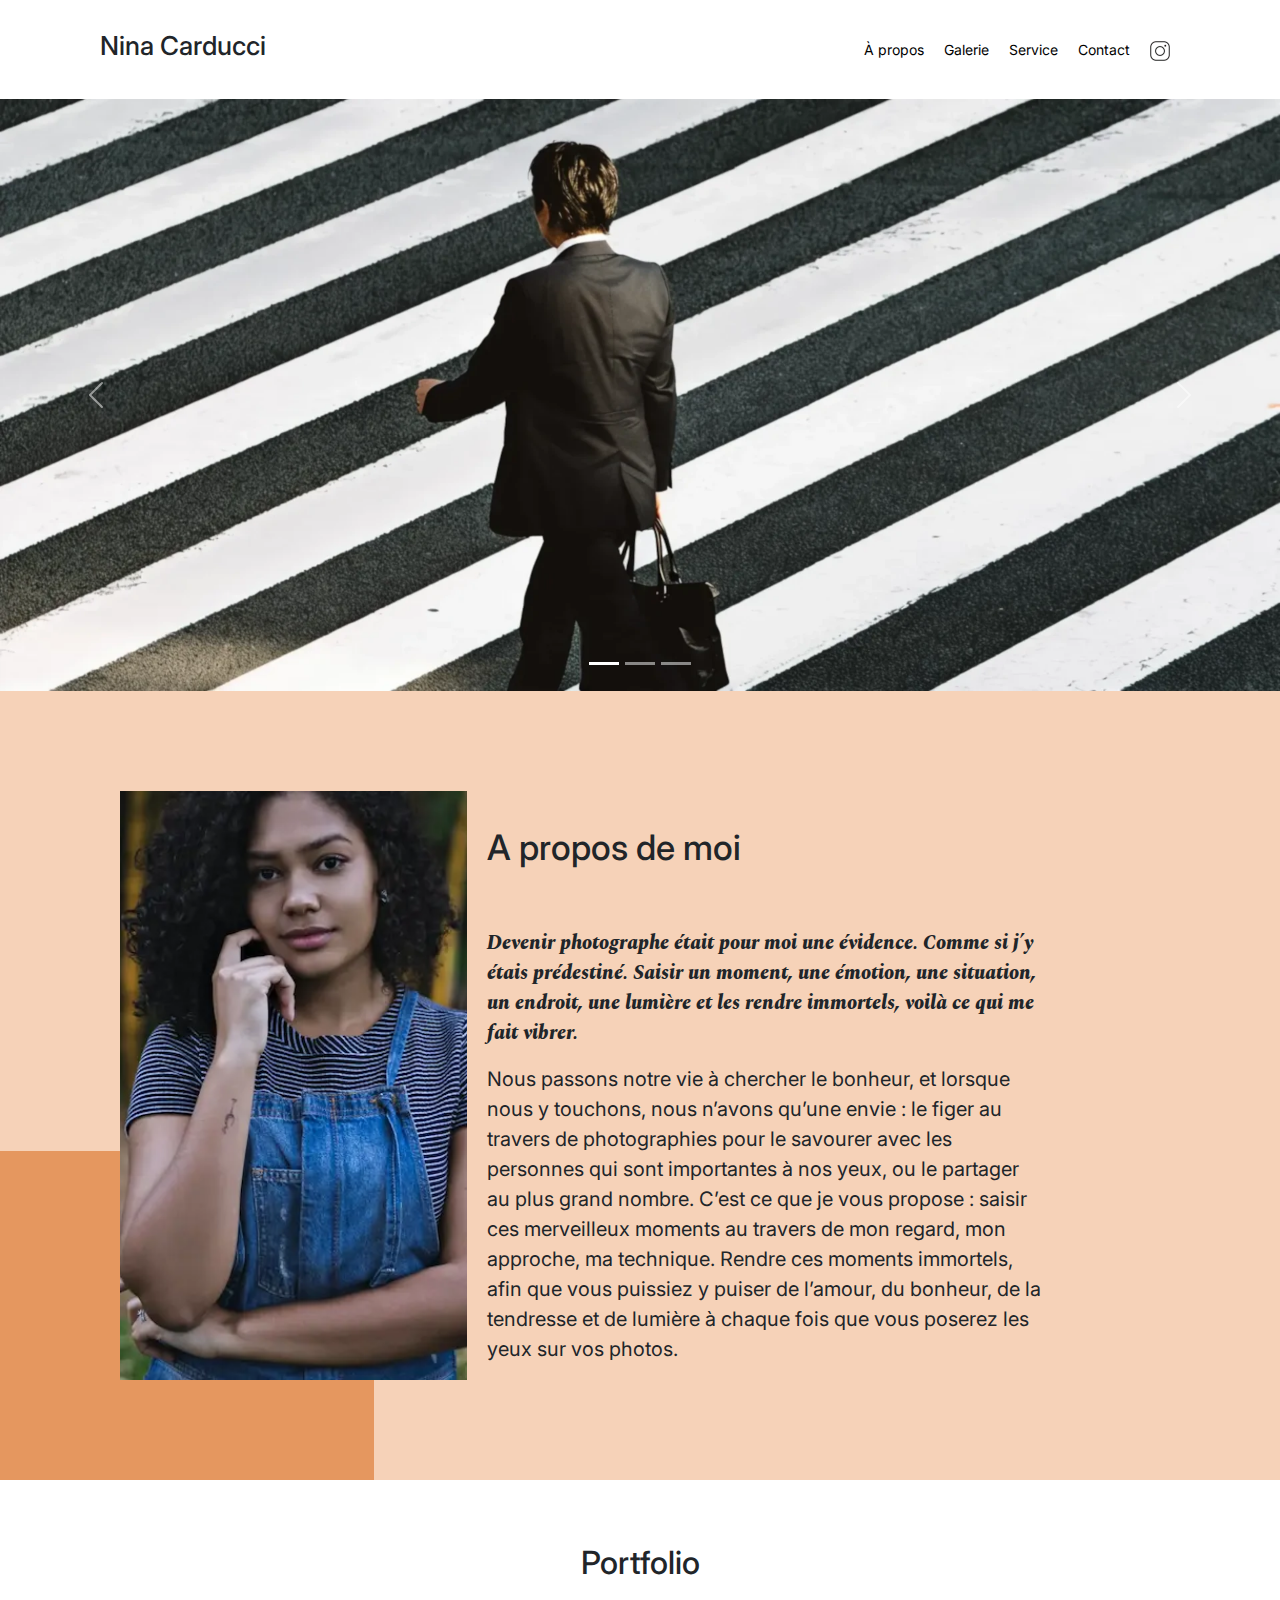
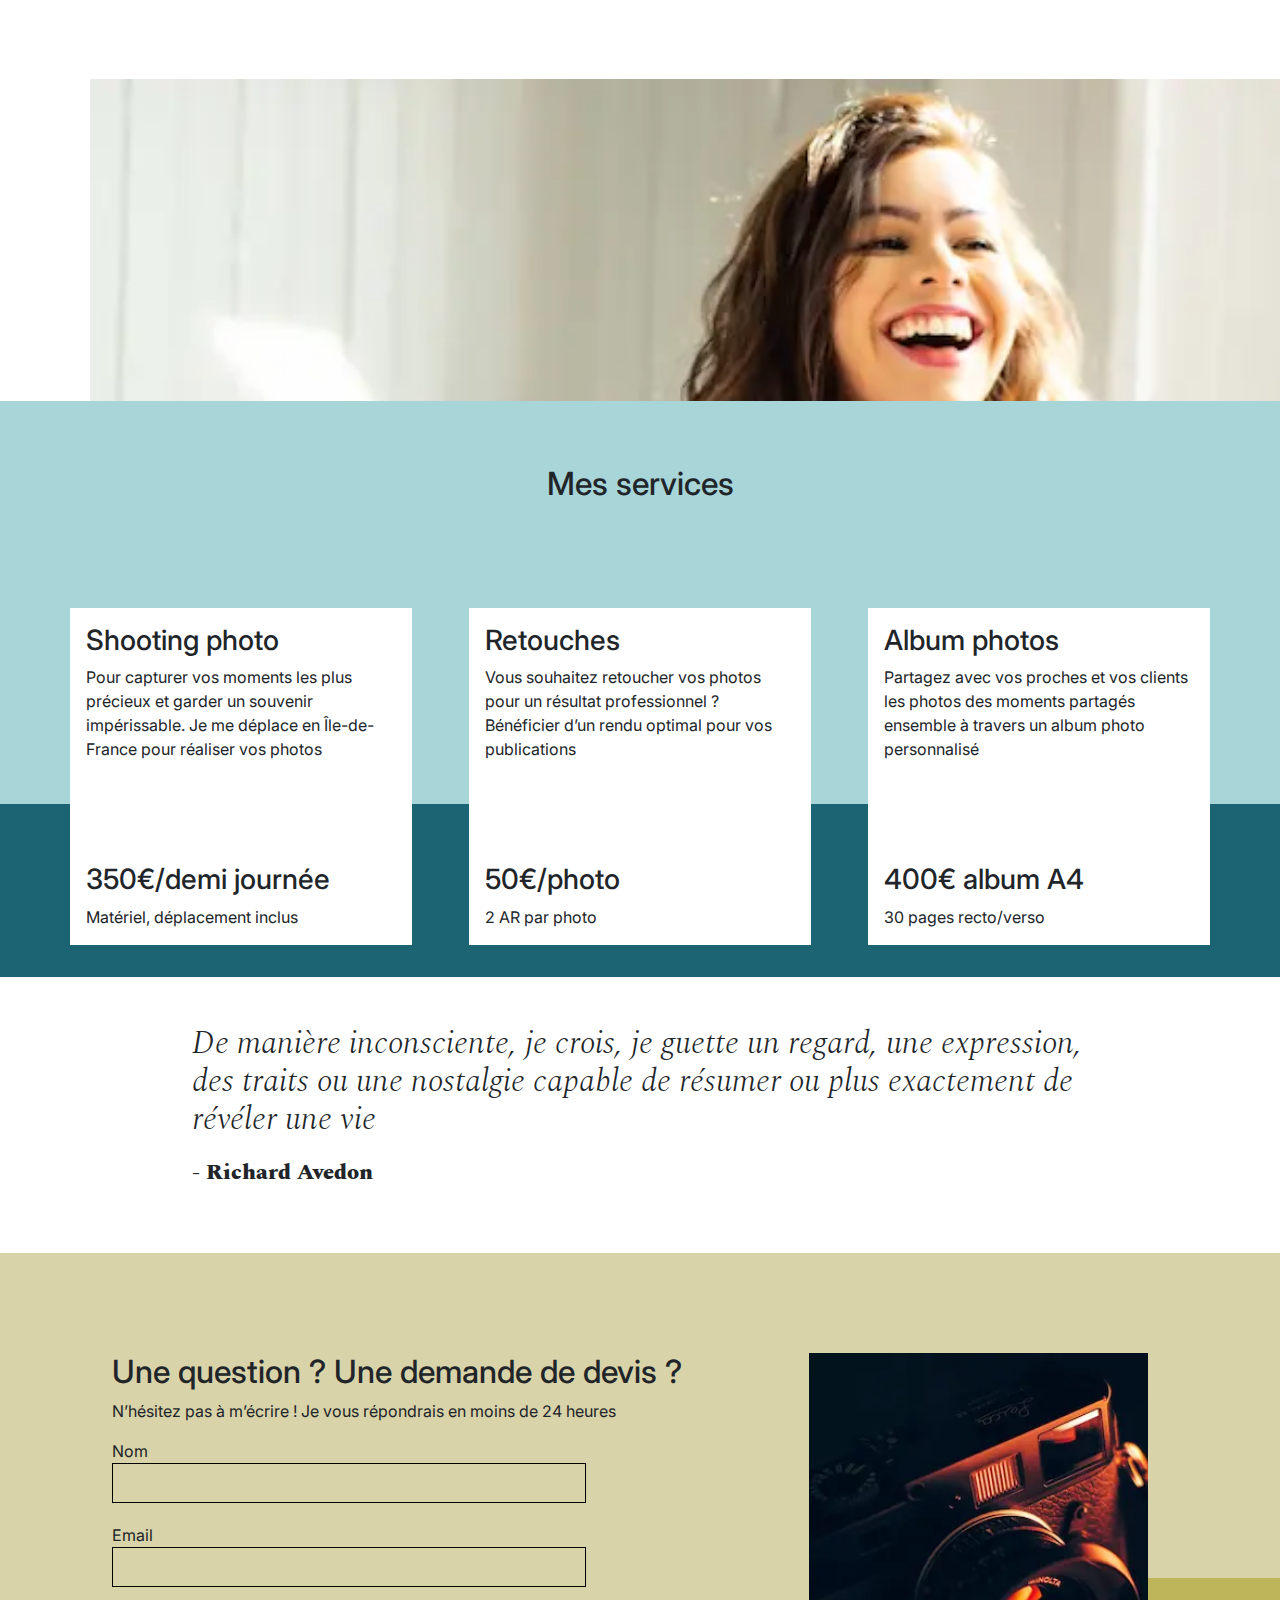
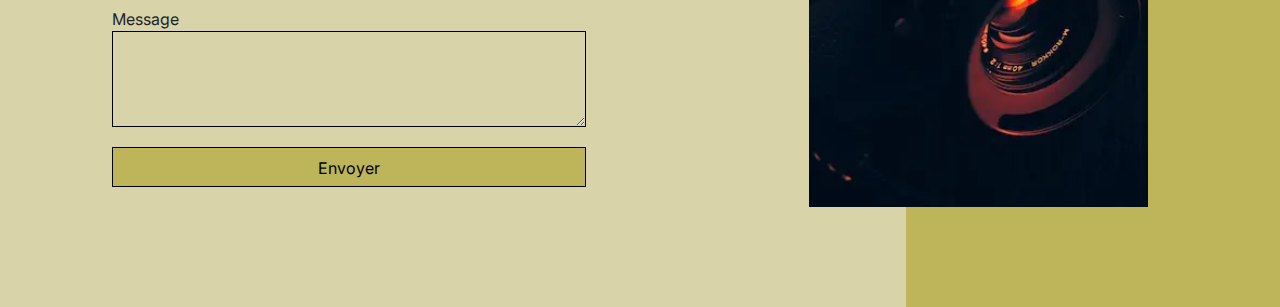
<file: p8-NinaCarducci/index.html>
<!DOCTYPE html>
<html lang="fr">
<html>
<head>
	<meta name="viewport" content="width=device-width, initial-scale=1.0">
	<meta name="description" content="Nina Carducci, photographe à votre service sur Bordeaux : shooting photo, retouches, albums.">

	<link rel="stylesheet" href="./assets/bootstrap/bootstrap.css">
	<link rel="stylesheet" href="./assets/style.css">
	<link rel="preconnect" href="https://fonts.googleapis.com">
	<link rel="preconnect" href="https://fonts.gstatic.com" crossorigin>
	<link href="https://fonts.googleapis.com/css2?family=Inter&family=Spectral:ital,wght@0,400;1,300;1,400;1,800&display=swap" rel="stylesheet">
	<meta charset="UTF-8">
	<title>Site professionnel de Nina Carducci</title>
	<!-- Twitter Card -->
<meta name="twitter:card" content="summary_large_image" />
<meta name="twitter:title" content="Nina Carducci Compte Twitter" />
<meta name="twitter:description" content="Description de la page." />
<meta name="twitter:image" content="https://github.com/nicolasbdev/P8-Nina-Carducci.git/assets/nina.webp" />
<meta name="twitter:site" content="@TonCompteTwitter" />
<!--Facebook meta ci-dessous-->
<meta property="og:title" content="Nina Carducci Compte Facebook" />
<meta property="og:description" content="Description de la page." />
<meta property="og:image" content="https://github.com/nicolasbdev/P8-Nina-Carducci.git/assets/nina.webp" />
<meta property="og:url" content="https://example.com" />
<meta property="og:type" content="Local Business" />
<meta property="og:site_name" content="Nom du site" />
<script type="application/ld+json">
		{
		  "@context": "https://schema.org",
		  "@type": "LocalBusiness",
		  "name": "Nina Carducci",
		  "url": "https://ninacarducci.github.io/",
		  "image": [
          "./assets/images/nina.webp"
        ],
		  "telephone": "05 56 67 78 89",
		  "priceRange":"50€ - 400€",
		  "address": {
			"@type": "PostalAddress",
			"streetAddress": "68 avenue Alsace-Lorraine",
			"addressLocality": "Bordeaux",
			"postalCode": "33200",
			"addressCountry": "FR"
		  },
		  "geo": {
			"@type": "GeoCoordinates",
			"latitude": "44.846673",
			"longitude": "-0.60658"
		  },
		  "openingHoursSpecification": [
			{
			  "@type": "OpeningHoursSpecification",
			  "dayOfWeek": [
				"Monday",
				"Tuesday",
				"Wednesday",
				"Thursday",
				"Friday"
			  ],
			  "opens": "10:00",
			  "closes": "19:00"
			}
		  ],
		  "sameAs": [
			"https://instagram.com/ninacarducci.photo/",
			"https://ninacarducci.github.io/"
		  ]
		}
	</script>
</head>
<body>
<header class="top-header">
	<h1 class="name">Nina Carducci</h1>
	<nav class="nav">   
		<ul>
			<li><a href="#about">À propos</a></li>
			<li><a href="#gallery">Galerie</a></li>
			<li><a href="#services">Service</a></li>
			<li><a href="#contact">Contact</a></li>
			<li><a class="social-link" href="https://www.instagram.com/ninacarducci.photo/?hl=fr" target="_blank"><img src="assets/images/instagram.webp" alt="Logo Instagram"></a></li>
		</ul>
	</nav>
</header>
<main>
<div id="header">

	<div id="carouselExampleIndicators" class="carousel slide" data-bs-ride="carousel">
		<div class="carousel-indicators">
			<button type="button" data-bs-target="#carouselExampleIndicators" data-bs-slide-to="0" class="active" aria-current="true" aria-label="Slide 1"></button>
			<button type="button" data-bs-target="#carouselExampleIndicators" data-bs-slide-to="1" aria-label="Slide 2"></button>
			<button type="button" data-bs-target="#carouselExampleIndicators" data-bs-slide-to="2" aria-label="Slide 3"></button>
		</div>
		<div class="carousel-inner">
			<div class="carousel-item active">
				<img src="./assets/images/slider/ryoji-iwata.webp" class="d-block w-100" alt="Homme en costume sur passage piéton">
			</div>
			<div class="carousel-item">
				<img src="./assets/images/slider/nicholas-green.webp" class="d-block w-100" alt="Public concert de musique">
			</div>
			<div class="carousel-item">
				<img src="./assets/images/slider/edward-cisneros.webp" class="d-block w-100" alt="Baiser couple mariage">
			</div>
		</div>
		<button class="carousel-control-prev" type="button" data-bs-target="#carouselExampleIndicators" data-bs-slide="prev">
			<span class="carousel-control-prev-icon" aria-hidden="true"></span>
			<span class="visually-hidden">Previous</span>
		</button>
		<button class="carousel-control-next" type="button" data-bs-target="#carouselExampleIndicators" data-bs-slide="next">
			<span class="carousel-control-next-icon" aria-hidden="true"></span>
			<span class="visually-hidden">Next</span>
		</button>
	</div>
</div>
<div id="about">
	<div class="picture left">
		<img src="./assets/images/nina.webp" alt="Portrait Nina Carducci">
	</div>
	<div id="about-me">
		<h2 class="about-me__title">A propos de moi</h2>
		<p class="about-me__introduction">Devenir photographe était pour moi une évidence. Comme si j’y étais prédestiné. Saisir un moment, une émotion, une situation, un endroit, une lumière et les rendre immortels, voilà ce qui me fait vibrer.</p>
		<p>Nous passons notre vie à chercher le bonheur, et lorsque nous y touchons, nous n’avons qu’une envie : le figer au travers de photographies pour le savourer avec les personnes qui sont importantes à nos yeux, ou le partager au plus grand nombre.
			C’est ce que je vous propose : saisir ces merveilleux moments au travers de mon regard, mon approche, ma technique. Rendre ces moments immortels, afin que vous puissiez y puiser de l’amour, du bonheur, de la tendresse et de lumière à chaque fois que vous poserez les yeux sur vos photos.</p>
	</div>
</div>
<div id="gallery">
	<h2 class="title">Portfolio</h2>
	<div class="container py-3">
		<div class="gallery">
			<img data-gallery-tag="Concert" class="gallery-item" src="./assets/images/gallery/concerts/aaron-paul.webp" alt="¨Public concert de musique"/>
			<img data-gallery-tag="Entreprises" class="gallery-item" src="./assets/images/gallery/entreprise/ali-morshedlou.webp" alt="Homme en costume"/>
			<img data-gallery-tag="Entreprises" class="gallery-item" src="./assets/images/gallery/entreprise/jason-goodman.webp" alt="Femme en entreprise"/>
			<img data-gallery-tag="Mariages" class="gallery-item" src="./assets/images/gallery/mariage/hannah-busing.webp" alt="Mains se rejoignant"/>
			<img data-gallery-tag="Portrait" class="gallery-item" src="./assets/images/gallery/portraits/ade-tunji.webp" alt="Portrait d'un homme les yeux fermés"/>
			<img data-gallery-tag="Mariages" class="gallery-item" src="./assets/images/gallery/mariage/jakob-owens.webp" alt="Couple de jeunes mariés main dans la main et rigolant"/>
			<img data-gallery-tag="Portrait" class="gallery-item" src="./assets/images/gallery/portraits/nino-van.webp" alt="Portrait femme avec des lunettes"/>
			<img data-gallery-tag="Concert" class="gallery-item" src="./assets/images/gallery/concerts/austin-neill.webp" alt="Chanteur concert"/>
			<img data-gallery-tag="Entreprises" class="gallery-item" src="./assets/images/gallery/entreprise/mateus-campos-felipe.webp" alt="Femme en entreprise et rigolant"/>
		</div>
	</div>
	<div class="quote">
		<figure>
			<blockquote>
				<h2 class="quote__text">Un portrait n’est pas une ressemblance. Dès lors qu’une émotion ou qu’un fait est traduit en photo, il cesse d’être un fait pour devenir une opinion. L’inexactitude n’existe pas en photographie. Toutes les photos sont exactes. Aucune d’elles n’est la vérité.</h3>
			</blockquote>
			<figcaption class="quote__author">- Richard Avedon</figcaption>
		</figure>
	</div>
</div>
<div id="services">
	<h2 class="title">Mes services</h2>
	<div class="container">
		<div class="service">
			<div class="service__description">
				<h3>Shooting photo</h3>
				<p>Pour capturer vos moments les plus précieux et garder un souvenir impérissable. Je me déplace en Île-de-France pour réaliser vos photos</p>
			</div>
			<div class="service__price">
				<h3>350€/demi journée</h3>
				<span>Matériel, déplacement inclus</span>
			</div>

		</div>
		<div class="service">
			<div class="service__description">
				<h3>Retouches</h3>
				<p>Vous souhaitez retoucher vos photos pour un résultat professionnel ? Bénéficier d’un rendu optimal pour vos publications</p>
			</div>
			<div class="service__price">
				<h3>50€/photo</h3>
				<span>2 AR par photo</span>
			</div>
		</div>
		<div class="service">
			<div class="service__description">
				<h3>Album photos</h3>
				<p>Partagez avec vos proches et vos clients les photos des moments partagés ensemble à travers un album photo personnalisé</p>
			</div>
			<div class="service__price">
				<h3>400€ album A4</h3>
				<span>30 pages recto/verso</span>
			</div>
		</div>
	</div>
</div>
<div class="quote">
	<figure>
		<blockquote>
			<h2 class="quote__text">De manière inconsciente, je crois, je guette un regard, une expression, des traits ou une nostalgie capable de résumer ou plus exactement de révéler une vie</h2>
		</blockquote>
		<figcaption class="quote__author">- Richard Avedon</figcaption>
	</figure>
</div>
</main>
<footer>
<div id="contact">
	<div class="container">
		<div class="form-container">
			<h2>Une question ? Une demande de devis ?</h2>
			<p> N’hésitez pas à m’écrire ! Je vous répondrais en moins de 24 heures</p>
			<form action="#" method="post">
				<label for="name">Nom</label>
				<input type="text" id="name" name="name">
				<label for="email">Email</label>
				<input type="email" id="email" name="email">
				<label for="message">Message</label>
				<textarea id="message" name="message" cols="30" rows="10"></textarea>
				<input type="submit" value="Envoyer"/>
				<!--manque des labels et des inputs, labels pas bien structurés-->
			</form>
		</div>
		<div class="picture right">
			<img src="./assets/images/camera.webp" alt="Image d'un appareil photo">
		</div>
	</div>
</div>
</footer>
<!-- <script src="./assets/bootstrap/bootstrap.bundle.min.js"defer></script> -->
<script src="https://cdn.jsdelivr.net/npm/bootstrap@5.3.2/dist/js/bootstrap.bundle.min.js" integrity="sha384-C6RzsynM9kWDrMNeT87bh95OGNyZPhcTNXj1NW7RuBCsyN/o0jlpcV8Qyq46cDfL" crossorigin="anonymous"></script>
<script src="https://code.jquery.com/jquery-3.4.1.min.js" integrity="sha256-CSXorXvZcTkaix6Yvo6HppcZGetbYMGWSFlBw8HfCJo=" crossorigin="anonymous"></script>
<script src="./assets/maugallery.min.js" defer></script>
<script src="./assets/scripts.min.js" defer></script>
</body>
</html>
</file>
<file: p8-NinaCarducci/assets/style.css>
body {
	max-width: 1920px;
	margin: auto;
}
* {
	font-family: 'Inter';
	font-style: normal;
}
/* Ajout d'une hauteur et largeur pour les images  */
img {
	width: 100%;
	height: 100%;
}
.top-header {
	background-color: white;
	position: sticky;
	top:0;
	z-index: 1000;
	display: flex;
	justify-content: space-between;
	padding-inline: 100px;
	padding-block: 30px;
	align-items: center;
}

.top-header .name {
	font-size: 26px;
}

.nav ul {
	display: flex;
	list-style-type: none;
	font-size: 14px;
	margin-bottom: 0;
}

.nav li {
	padding-inline: 10px;
}

.nav a {
	text-decoration: none;
	color: #000
}

.social-link img {
	width: 20px;
	height: 20px;
}

#about {
	display: flex;
	background-color: #F6D2B8;
	padding-inline: 100px;
	padding-block: 100px;
	position: relative;
}

.picture.left::before {
	content: ' ';
	background-color: #E5975F;
	width: 374px;
	height: 329px;
	position: absolute;
	bottom: 0;
	left: 0;
	z-index: -1;
}

.picture {
	flex: 1;
	margin: 0 20px;
	z-index: 0;
}
/* Ajout d'un cursor pointer */
.picture img {
	width: 100%;
	object-fit: cover;
	height: 100%;
	cursor: pointer;
}
#about-me {
	flex: 2;
	width: 100%;
}
.about-me__title {
	margin-top: 1em;
	margin-bottom: 60px;
	font-size: 35px;
}
.about-me__introduction {
	font-family: 'Spectral';
	font-weight: 800;
	font-style: italic;
	width: 60%;
	font-size: 25px;
}
#about-me p {
	width: 80%;
	font-size: 20px;
}

.title{
	text-align: center;
	padding-block: 2em;
}
.gallery .nav {
	justify-content: center;
}
/* Changement du background-color */
.nav-pills .nav-link.active, .nav-pills .show > .nav-link {
	color: #fff;
	background-color: #5F5A25;
	border-radius:0 ;
}
.nav-pills .nav-link {
	color: #000;
	cursor: pointer;
}
.item-column {
	position: relative;
	margin-bottom: 0 !important;
	padding: 0;
}
.item-column::after{
	content: "";
	display: block;
	padding-bottom: 100%;

}
.gallery-item {
	position: absolute;
	width: 100%;
	height: 100%;
	object-fit: cover;
	padding: .5em;
	cursor: pointer;
}
.mg-prev, .mg-next {
	width: 30px;
	height: 30px;
	border-radius: 00%;
	justify-content: center;
	align-items: center;
	display: flex;
	font-size: 24px;
}

.quote {
	font-family: 'Spectral';
	font-style: italic;
	width: 70%;
	margin: auto;
	padding-block: 3em;
}
.quote__text {
	font-family: Spectral;
	font-style: italic;
	font-weight: 300;

}
.quote__author {
	font-family: Spectral;
	font-weight: 800;
	font-size: 22px;
}

#services {
	margin: auto;
	background-color: #A8D5D8 ;
	position: relative;
}
#services .container::before{
	content: ' ';
	background-color: #1C6474;
	position: absolute;
	width: 100%;
	height: 30%;
	bottom: 0;
	left: 0;
	z-index: 0;
}

#services .container {
	justify-content: space-between;
	display: flex;
	padding : 2em 0;

}

.service {
	background-color: white;
	max-width: 390px;
	width: 30%;
	height: 337px;
	padding: 1em;
	display: flex;
	flex-direction: column;
	justify-content: space-between;
	z-index: 1;
}

#contact {
	margin: auto;
	background-color: #D8D3A8 ;
	position: relative;
	padding-inline: 100px;
	padding-block: 100px;
}

#contact .container {
	display: flex;
}
.picture.right::before {
	content: ' ';
	background-color: #BEB45A;
	width: 374px;
	height: 329px;
	position: absolute;
	bottom: 0;
	right: 0;
	z-index: -1;
}
.form-container {
	flex : 2;

}
form {
	display: flex;
	flex-direction: column;
	width: 70%;
	align-items: flex-start;
}

form input {
	width: 100%;
	background-color: transparent;
	border: solid 1px;
	height: 2.5em;
	margin-bottom: 20px;
}

form textarea {
	width: 100%;
	background-color: transparent;
	border: solid 1px;
	height: 5em;
	line-height: 2.5em;
	font-size: 1.2em;
	margin-bottom: 20px;
}
input[type="submit"] {
	background-color: #BEB45A;
	padding: .5em 1em
}
@media all and (max-width: 1180px) {
	.picture {
		flex : 2;
	}
	#about, #contact .container {
		align-items: center;
	}
	.about-me__title {
		margin-top: 0;
		margin-bottom: 1em;
	}
	#about-me h6, #about-me p {
		width: 100%;
	}
}

@media all and (max-width: 1000px) {
	#about{
		flex-direction: column;

	}
	.picture {
		width: 50%;
	}
	.picture.left::before {
		width: 100%;
		height: 30%;
		position: absolute;
		bottom: auto;
		top: 0;
		left: 0;
		z-index: -1;
	}
	.about-me__title{
		text-align: center;
		margin-top: 1em;
	}
	#services .container {
		flex-direction: column;
	}
	.service {
		width: 100%;
		max-width: 100%;
		height: auto;
		margin: 2em 0
	}
	.service__description{
		margin-bottom: 1em;
	}

	#services .container::before{
		width: 30%;
		height: 100%;
		bottom: 0;
		right: 0;
		left: auto;
		z-index: 0;
	}

	#contact .container {
		flex-direction: column;
	}
	#contact .picture.right {
		margin-top: 1em;
	}
	.picture.right::before {
		width: 100%;
		height: 30%;
		position: absolute;
		bottom: 0;
		right: 0;
		z-index: -1;
	}
}

@media all and (max-width: 650px) {
	.top-header {
		flex-direction: column;
		padding-inline: 0;
	}
	.top-header .nav, .top-header .nav ul {
		width: 100%;
		padding: 0 0 0 0;
	}
	.top-header .nav li {
		flex: 1;
		padding-block: 1em;
		text-align: center;
	}
	.picture.left::before, .picture.right::before {
		height: 150px;
	}
	#services .container {
		align-items: center;
	}
	.service {
		max-width: 90%;
	}
	#about, #contact {
		padding-inline: 2em;
		padding-block: 2em;
	}
	form {
		width: 100%;
	}
	.picture {
		width: 80%;
	}
}
</file>
